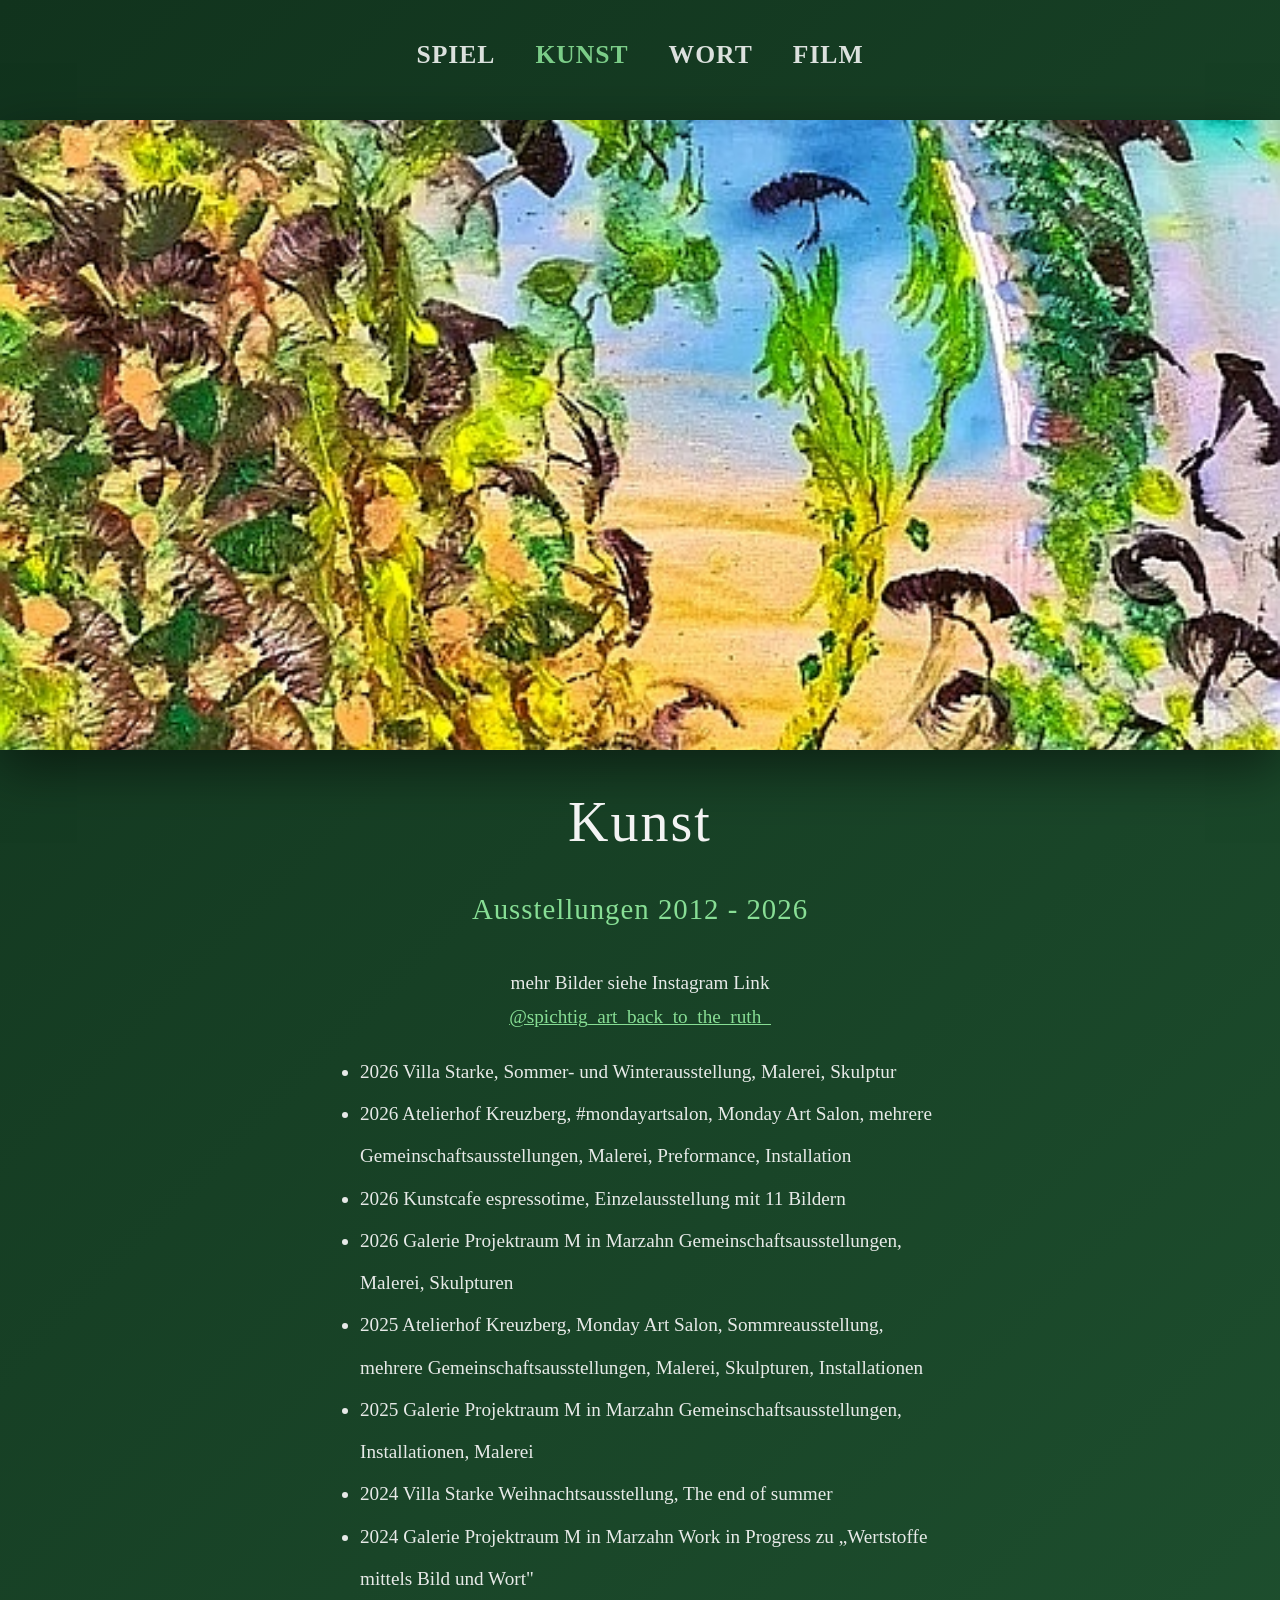
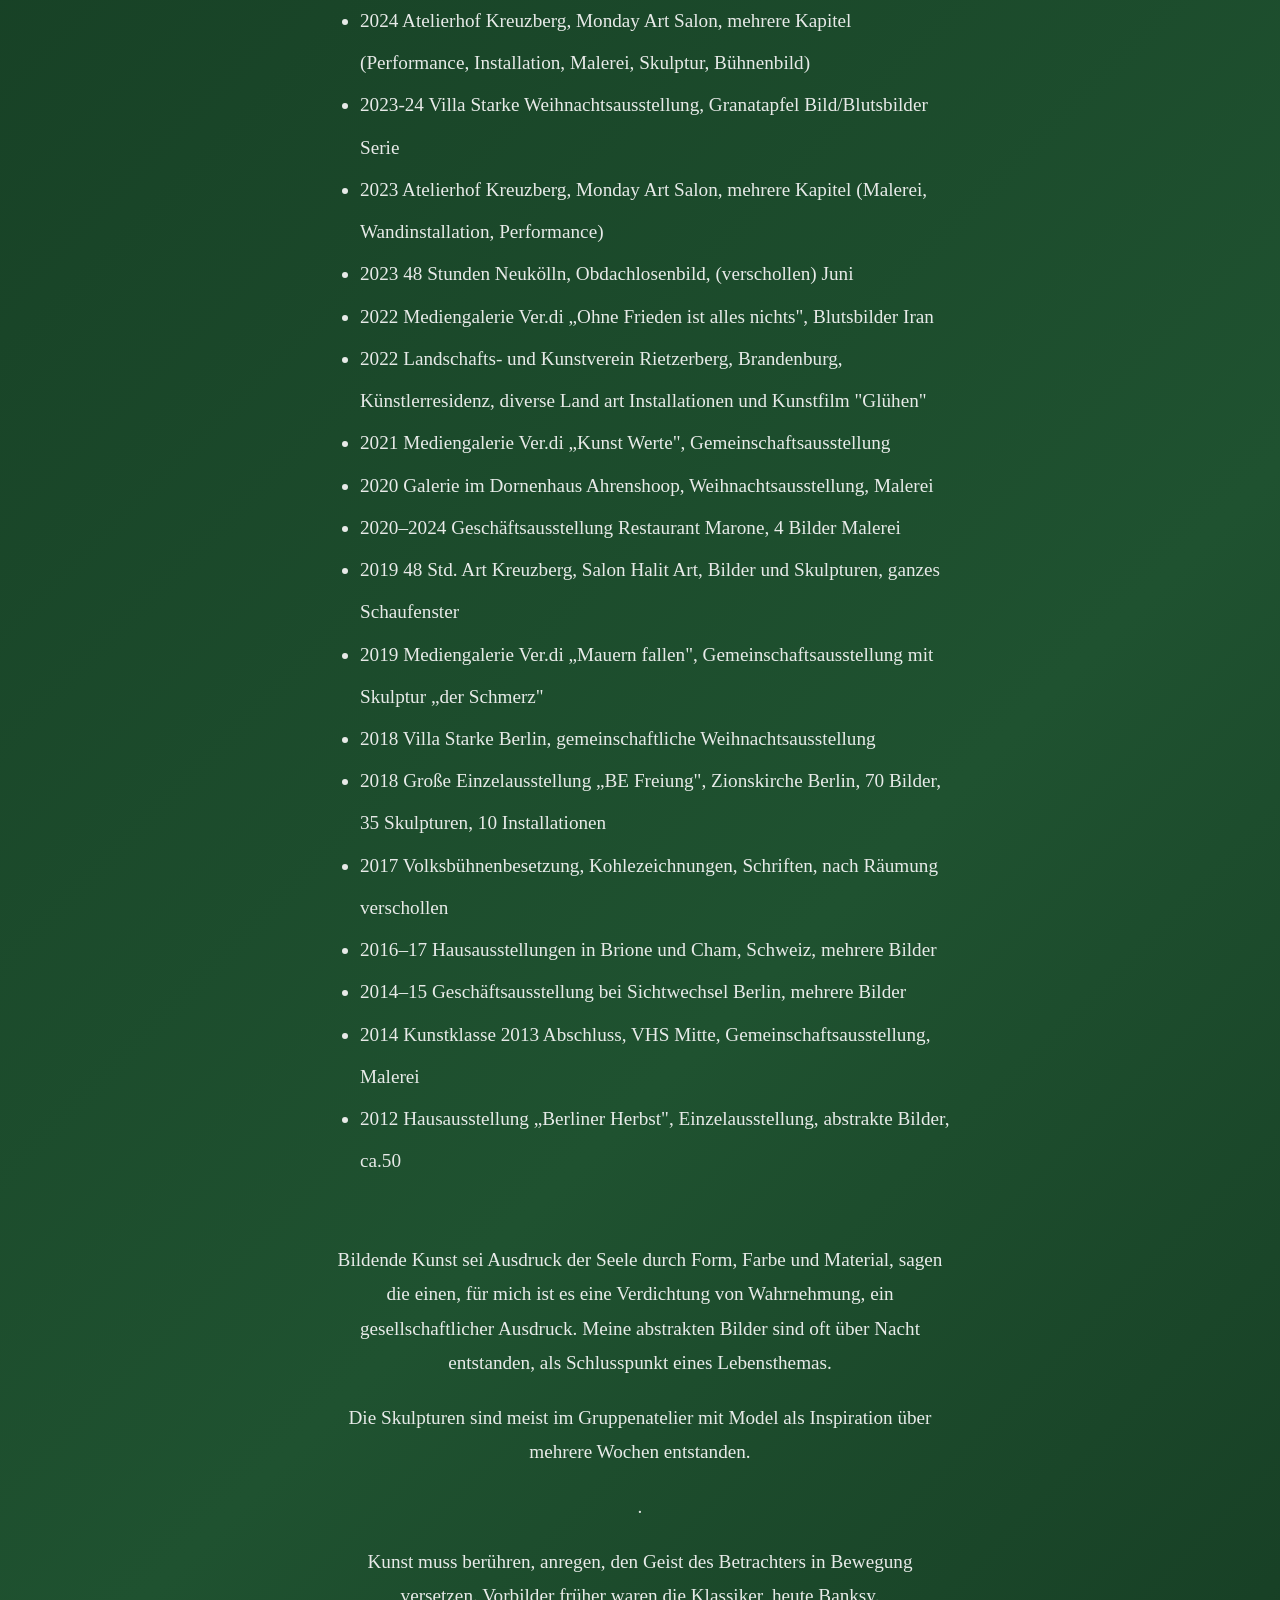
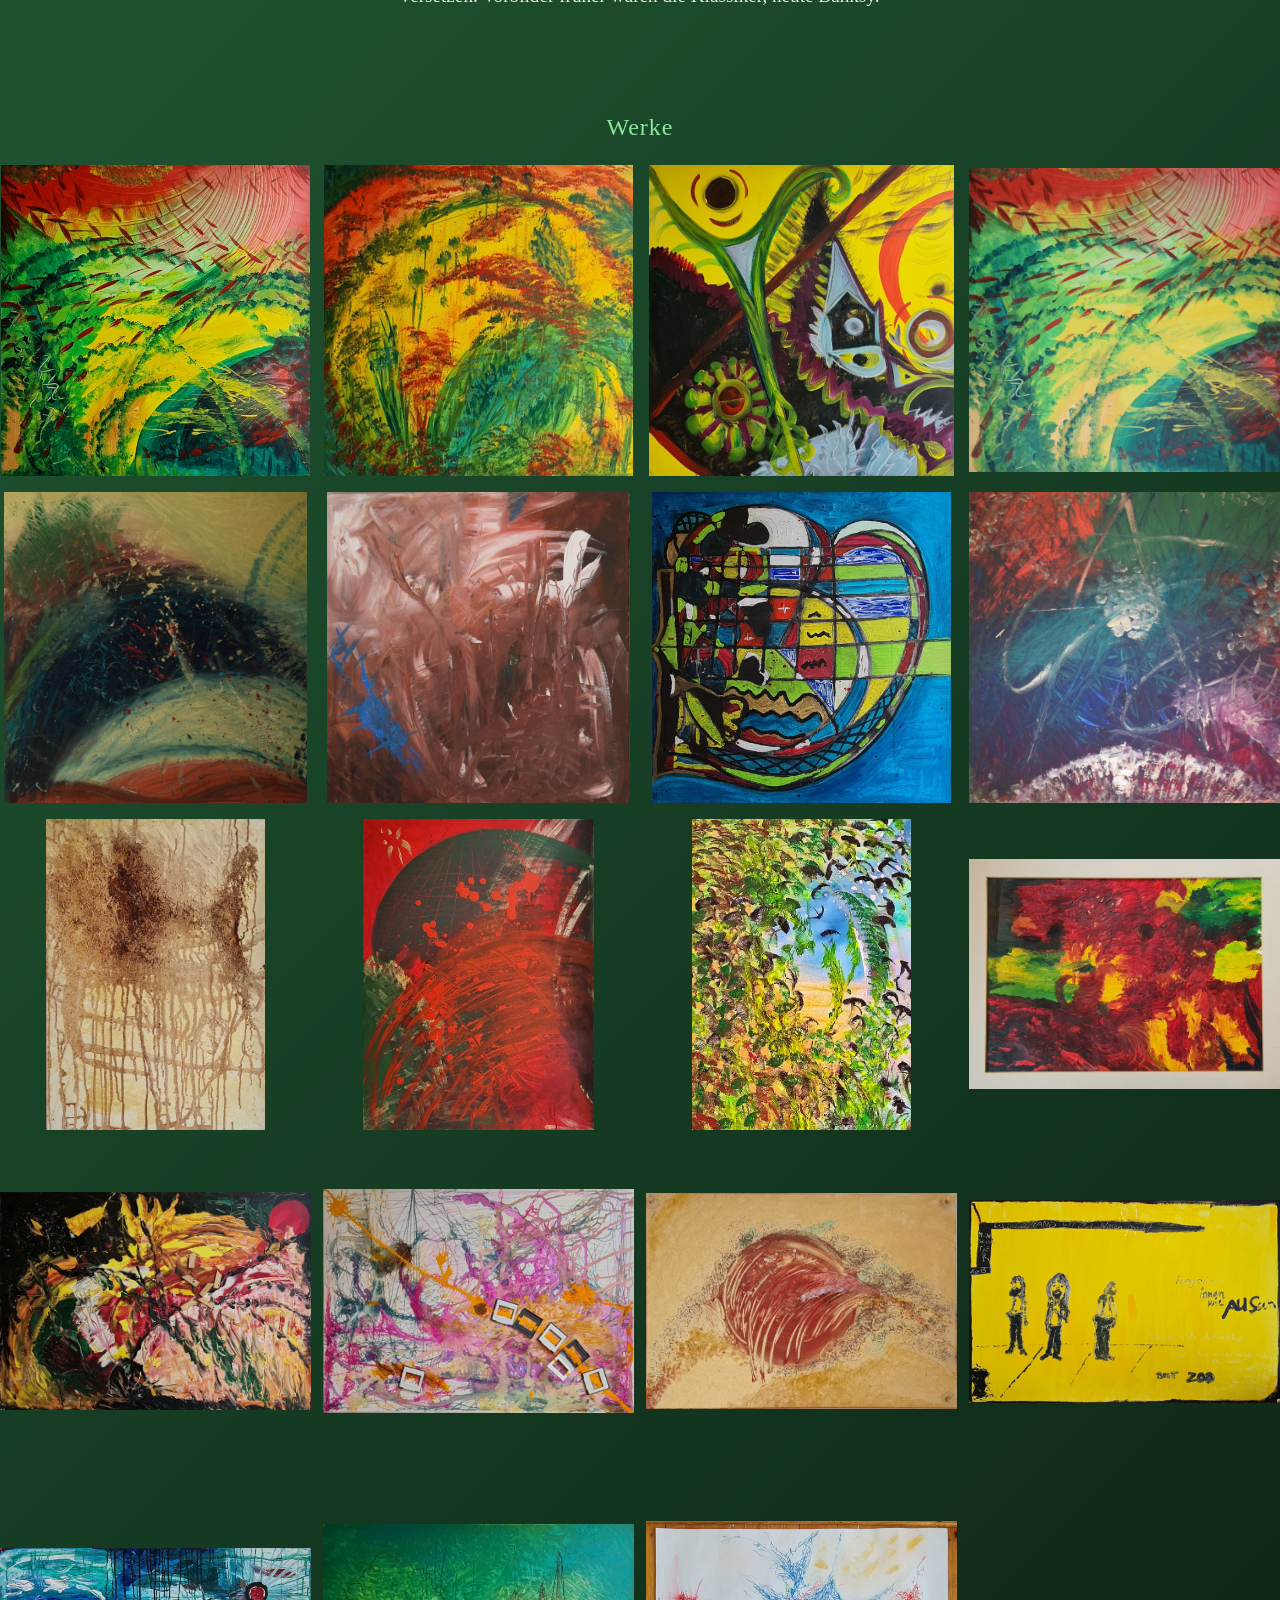
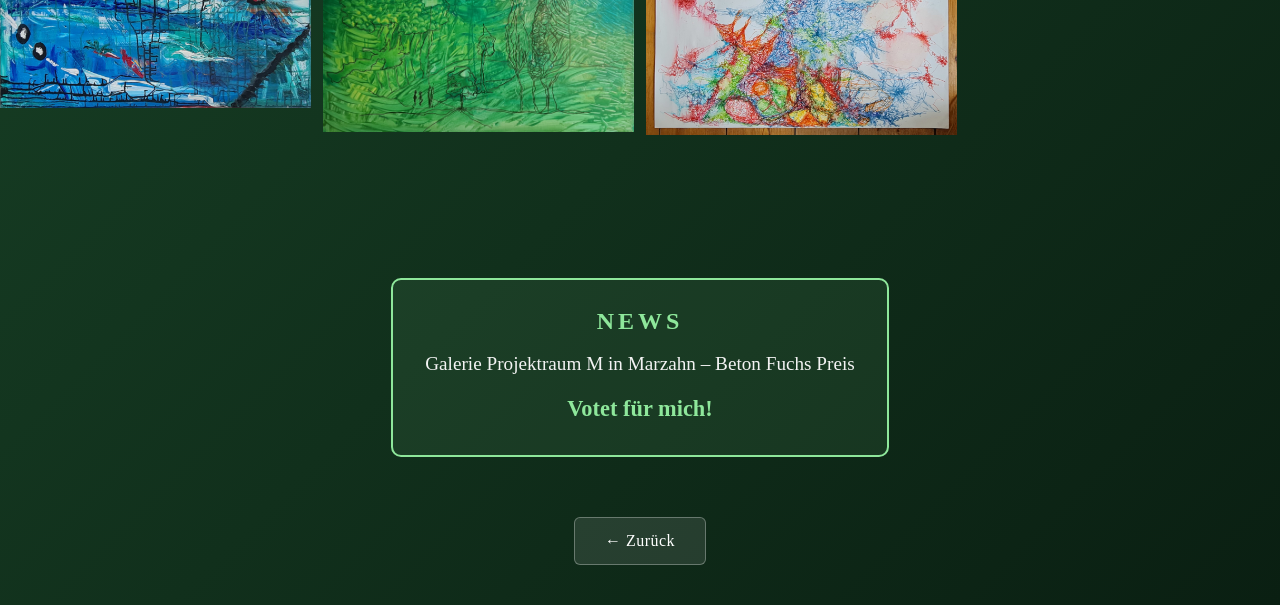
<file: art.html>
<!DOCTYPE html>
<html lang="de">
<head>
    <meta charset="UTF-8">
    <meta name="viewport" content="width=device-width, initial-scale=1.0">
    <meta http-equiv="Cache-Control" content="no-cache, no-store, must-revalidate">
    <meta http-equiv="Pragma" content="no-cache">
    <meta http-equiv="Expires" content="0">
    <title>Kunst | Bildende Kunst</title>
    <style>
        * {
            margin: 0;
            padding: 0;
            box-sizing: border-box;
        }

        body {
            font-family: 'Georgia', serif;
            background: linear-gradient(135deg, #11331d 0%, #1f5230 50%, #0a1f12 100%);
            min-height: 100vh;
            overflow-x: hidden;
            color: #f3f3f3;
        }

        header {
            position: relative;
            display: flex;
            flex-direction: column;
            justify-content: flex-start;
            align-items: center;
            text-align: center;
            padding-top: 40px;
        }

        .word-nav {
            display: flex;
            gap: 40px;
            flex-wrap: wrap;
            justify-content: center;
            margin-bottom: 50px;
        }

        .word-nav a {
            color: #ffffff;
            text-decoration: none;
            font-size: 1.6em;
            font-weight: 900;
            letter-spacing: 1px;
            text-transform: uppercase;
            opacity: 0.85;
            transition: opacity 0.3s ease;
        }

        .word-nav a:hover { opacity: 1; }
        .word-nav a.active { color: #8ee79b; }

        /* Wortwechsel in unterschiedlicher Geschwindigkeit */
        .word-nav a:nth-child(1) { animation: bob 5s ease-in-out infinite; }
        .word-nav a:nth-child(2) { animation: bob 3.5s ease-in-out infinite; }
        .word-nav a:nth-child(3) { animation: bob 6s ease-in-out infinite; }
        .word-nav a:nth-child(4) { animation: bob 4.5s ease-in-out infinite; }

        @keyframes bob {
            0%, 100% { transform: translateY(0); }
            50% { transform: translateY(-16px); }
        }

        .hero-image {
            width: 100vw;
            height: 70vh;
            object-fit: cover;
            box-shadow: 0 18px 50px rgba(0, 0, 0, 0.5);
            margin-bottom: 40px;
            margin-left: calc(-50vw + 50%);
        }

        .gallery {
            width: 100%;
            max-width: 1200px;
            display: grid;
            gap: 20px;
            margin-bottom: 40px;
            margin-left: auto;
            margin-right: auto;
        }

        .gallery img {
            width: 100%;
            object-fit: contain;
            transition: transform 0.4s ease;
            cursor: pointer;
        }

        .gallery-item {
            position: relative;
        }

        .gallery img:hover {
            transform: scale(1.04);
        }

        .caption {
            margin-top: 10px;
            font-size: 0.95em;
            color: #8ee79b;
            text-align: center;
            opacity: 0.9;
        }

        h2 {
            font-size: 1.5em;
            font-weight: 400;
            letter-spacing: 1px;
            margin: 20px 0 24px;
            color: #8ee79b;
            text-align: center;
        }

        .news {
            max-width: 640px;
            margin: 50px auto 30px;
            padding: 28px 32px;
            text-align: center;
            border: 2px solid #8ee79b;
            border-radius: 10px;
            background: rgba(142, 231, 155, 0.08);
        }

        .news h2 {
            margin: 0 0 14px;
            font-weight: 700;
            letter-spacing: 4px;
        }

        .news p {
            font-size: 1.2em;
            line-height: 1.6;
        }

        .news .vote {
            margin-top: 12px;
            font-size: 1.4em;
            font-weight: 700;
            color: #8ee79b;
        }

        .gallery.square {
            grid-template-columns: repeat(4, 1fr);
            max-width: 100%;
            gap: 12px;
        }

        .gallery.landscape {
            display: none;
        }

        .gallery.square img {
            aspect-ratio: 1 / 1;
        }

        .modal {
            display: none;
            position: fixed;
            z-index: 1000;
            left: 0;
            top: 0;
            width: 100%;
            height: 100%;
            background-color: rgba(0, 0, 0, 0.95);
            animation: fadeIn 0.3s ease;
        }

        .modal.active {
            display: flex;
            justify-content: center;
            align-items: center;
        }

        .modal-content {
            max-width: 90vw;
            max-height: 90vh;
            object-fit: contain;
        }

        .modal-close {
            position: absolute;
            top: 30px;
            right: 40px;
            font-size: 2em;
            color: white;
            cursor: pointer;
            background: none;
            border: none;
        }

        .modal-close:hover {
            color: #8ee79b;
        }

        .gallery-item {
            cursor: pointer;
        }

        .gallery.square .gallery-item:hover img {
            opacity: 0.7;
            transform: scale(1.08);
        }

        .gallery.square .caption {
            display: none;
        }

        .gallery-item {
            position: relative;
        }

        .gallery-item.dragging {
            position: fixed;
            z-index: 999;
            box-shadow: 0 20px 60px rgba(0, 0, 0, 0.8);
            border-radius: 8px;
            cursor: grabbing;
        }

        .gallery-item.dragging img {
            pointer-events: none;
        }

        @keyframes fadeIn {
            from { opacity: 0; }
            to { opacity: 1; }
        }

        @media (max-width: 1024px) {
            .gallery.square { grid-template-columns: repeat(3, 1fr); }
        }

        @media (max-width: 768px) {
            .gallery.square { grid-template-columns: repeat(2, 1fr); }
            .modal-close { top: 15px; right: 20px; }
        }

        @media (max-width: 480px) {
            .gallery.square { grid-template-columns: 1fr; }
        }

        .content {
            position: relative;
            z-index: 10;
            max-width: 700px;
            padding: 0 40px 40px;
        }

        h1 {
            font-size: 3.5em;
            margin-bottom: 30px;
            font-weight: 300;
            letter-spacing: 2px;
        }

        .description {
            font-size: 1.2em;
            line-height: 1.8;
            margin-bottom: 40px;
            opacity: 0.95;
            overflow-wrap: break-word;
        }

        .nav-back {
            display: inline-block;
            margin-top: 30px;
            padding: 14px 30px;
            background: rgba(255, 255, 255, 0.1);
            border: 1px solid rgba(255, 255, 255, 0.3);
            color: white;
            text-decoration: none;
            border-radius: 6px;
            transition: all 0.3s ease;
            letter-spacing: 0.5px;
        }

        .nav-back:hover {
            background: rgba(255, 255, 255, 0.2);
            transform: translateY(-3px);
        }

        @media (max-width: 768px) {
            h1 { font-size: 2.5em; }
            .description { font-size: 1em; }
            .word-nav a { font-size: 1.2em; }
        }
    </style>
</head>
<body>
    <header>
        <nav class="word-nav">
            <a href="spiel.html">Spiel</a>
            <a href="art.html" class="active">Kunst</a>
            <a href="wort.html">Wort</a>
            <a href="film.html">Film</a>
        </nav>

        <img class="hero-image" src="images/abstrakte-malerei/KunstHauptbild.jpg" alt="Gemälde von Ruth Spichtig">

        <div class="content">
            <h1>Kunst</h1>

            <div class="description" style="margin-bottom: 60px;">
                <h2 style="color: #8ee79b; margin-bottom: 30px; font-size: 1.5em; font-weight: 400; letter-spacing: 1px;">Ausstellungen 2012 - 2026</h2>
                <p style="margin-bottom: 16px;">mehr Bilder siehe Instagram Link<br><a href="https://www.instagram.com/spichtig_art_back_to_the_ruth_" style="color: #8ee79b; word-break: break-all;" target="_blank" rel="noopener">@spichtig_art_back_to_the_ruth_</a></p>
                <ul style="line-height: 2.2; font-size: 1em; text-align: left; list-style-position: outside; margin-left: 30px;">
                    <li>2026 Villa Starke, Sommer- und Winterausstellung, Malerei, Skulptur</li>
                    <li>2026 Atelierhof Kreuzberg, #mondayartsalon, Monday Art Salon, mehrere Gemeinschaftsausstellungen, Malerei, Preformance, Installation
                    <li>2026 Kunstcafe espressotime, Einzelausstellung mit 11 Bildern
                    <li>2026 Galerie Projektraum M in Marzahn Gemeinschaftsausstellungen, Malerei, Skulpturen</li>
                    <li>2025 Atelierhof Kreuzberg, Monday Art Salon, Sommreausstellung, mehrere Gemeinschaftsausstellungen, Malerei, Skulpturen, Installationen</li>
                    <li>2025 Galerie Projektraum M in Marzahn Gemeinschaftsausstellungen, Installationen, Malerei</li>
                    <li>2024 Villa Starke Weihnachtsausstellung, The end of summer</li>
                    <li>2024 Galerie Projektraum M in Marzahn Work in Progress zu „Wertstoffe mittels Bild und Wort"</li>
                    <li>2024 Atelierhof Kreuzberg, Monday Art Salon, mehrere Kapitel (Performance, Installation, Malerei, Skulptur, Bühnenbild)</li>
                    <li>2023-24 Villa Starke Weihnachtsausstellung, Granatapfel Bild/Blutsbilder Serie</li>
                    <li>2023 Atelierhof Kreuzberg, Monday Art Salon, mehrere Kapitel (Malerei, Wandinstallation, Performance)</li>
                    <li>2023 48 Stunden Neukölln, Obdachlosenbild, (verschollen) Juni</li>
                    <li>2022 Mediengalerie Ver.di „Ohne Frieden ist alles nichts", Blutsbilder Iran</li>
                    <li>2022 Landschafts- und Kunstverein Rietzerberg, Brandenburg, Künstlerresidenz, diverse Land art Installationen und Kunstfilm "Glühen"</li>
                    <li>2021 Mediengalerie Ver.di „Kunst Werte", Gemeinschaftsausstellung</li>
                    <li>2020 Galerie im Dornenhaus Ahrenshoop, Weihnachtsausstellung, Malerei</li>
                    <li>2020–2024 Geschäftsausstellung Restaurant Marone, 4 Bilder Malerei</li>
                    <li>2019 48 Std. Art Kreuzberg, Salon Halit Art, Bilder und Skulpturen, ganzes Schaufenster</li>
                    <li>2019 Mediengalerie Ver.di „Mauern fallen", Gemeinschaftsausstellung mit Skulptur „der Schmerz"</li>
                    <li>2018 Villa Starke Berlin, gemeinschaftliche Weihnachtsausstellung</li>
                    <li>2018 Große Einzelausstellung „BE Freiung", Zionskirche Berlin, 70 Bilder, 35 Skulpturen, 10 Installationen</li>
                    <li>2017 Volksbühnenbesetzung, Kohlezeichnungen, Schriften, nach Räumung verschollen</li>
                    <li>2016–17 Hausausstellungen in Brione und Cham, Schweiz, mehrere Bilder</li>
                    <li>2014–15 Geschäftsausstellung bei Sichtwechsel Berlin, mehrere Bilder</li>
                    <li>2014 Kunstklasse 2013 Abschluss, VHS Mitte, Gemeinschaftsausstellung, Malerei</li>
                    <li>2012 Hausausstellung „Berliner Herbst", Einzelausstellung, abstrakte Bilder, ca.50</li>
                </ul>
            </div>

            <div class="description">
                <p>Bildende Kunst sei Ausdruck der
                    Seele durch Form, Farbe und Material, sagen die einen, für mich ist es eine Verdichtung von Wahrnehmung, ein gesellschaftlicher Ausdruck. Meine abstrakten Bilder sind oft über Nacht entstanden, als Schlusspunkt eines Lebensthemas.</p>
            <p style="margin-top: 20px;">Die Skulpturen sind meist im Gruppenatelier mit Model als Inspiration über mehrere Wochen entstanden.</p>
                <p style="margin-top: 20px;">.</p>
                <p style="margin-top: 20px;">Kunst muss berühren, anregen, den Geist des Betrachters in Bewegung versetzen. Vorbilder früher waren die Klassiker, heute Banksy.</p>
            </div>
        </div>

        <h2>Werke</h2>

        <div class="gallery square">
            <div class="gallery-item" onclick="openModal('images/abstrakte-malerei/20220429_173317.jpg')">
                <img src="images/abstrakte-malerei/20220429_173317.jpg" alt="Werk">
                <p class="caption">Titel / Beschreibung</p>
            </div>
            <div class="gallery-item" onclick="openModal('images/abstrakte-malerei/20220429_173346.jpg')">
                <img src="images/abstrakte-malerei/20220429_173346.jpg" alt="Werk">
                <p class="caption">Titel / Beschreibung</p>
            </div>
            <div class="gallery-item" onclick="openModal('images/abstrakte-malerei/20220429_173203.jpg')">
                <img src="images/abstrakte-malerei/20220429_173203.jpg" alt="Werk">
                <p class="caption">Titel / Beschreibung</p>
            </div>
            <div class="gallery-item" onclick="openModal('images/abstrakte-malerei/IMG_20260426_225248.jpg')">
                <img src="images/abstrakte-malerei/IMG_20260426_225248.jpg" alt="Werk">
                <p class="caption">Titel / Beschreibung</p>
            </div>
            <div class="gallery-item" onclick="openModal('images/abstrakte-malerei/KunstEngel.JPG')">
                <img src="images/abstrakte-malerei/KunstEngel.JPG" alt="Werk">
                <p class="caption">Titel / Beschreibung</p>
            </div>
            <div class="gallery-item" onclick="openModal('images/abstrakte-malerei/KunstHiddenlive.JPG')">
                <img src="images/abstrakte-malerei/KunstHiddenlive.JPG" alt="Werk">
                <p class="caption">Titel / Beschreibung</p>
            </div>
            <div class="gallery-item" onclick="openModal('images/abstrakte-malerei/20220429_173239.jpg')">
                <img src="images/abstrakte-malerei/20220429_173239.jpg" alt="Werk">
                <p class="caption">Titel / Beschreibung</p>
            </div>
            <div class="gallery-item" onclick="openModal('images/abstrakte-malerei/KunstA.jpg')">
                <img src="images/abstrakte-malerei/KunstA.jpg" alt="Werk">
                <p class="caption">Titel / Beschreibung</p>
            </div>
            <div class="gallery-item" onclick="openModal('images/abstrakte-malerei/20220429_174358.jpg')">
                <img src="images/abstrakte-malerei/20220429_174358.jpg" alt="Werk">
                <p class="caption">Titel / Beschreibung</p>
            </div>
            <div class="gallery-item" onclick="openModal('images/abstrakte-malerei/20220429_173409.jpg')">
                <img src="images/abstrakte-malerei/20220429_173409.jpg" alt="Werk">
                <p class="caption">Titel / Beschreibung</p>
            </div>
            <div class="gallery-item" onclick="openModal('images/abstrakte-malerei/KunstHauptbild.jpg')">
                <img src="images/abstrakte-malerei/KunstHauptbild.jpg" alt="Werk">
                <p class="caption">Titel / Beschreibung</p>
            </div>
            <div class="gallery-item" onclick="openModal('images/abstrakte-malerei/20220429_173535.jpg')">
                <img src="images/abstrakte-malerei/20220429_173535.jpg" alt="Werk">
                <p class="caption">Titel / Beschreibung</p>
            </div>
            <div class="gallery-item" onclick="openModal('images/abstrakte-malerei/20220429_174620.jpg')">
                <img src="images/abstrakte-malerei/20220429_174620.jpg" alt="Werk">
                <p class="caption">Titel / Beschreibung</p>
            </div>
            <div class="gallery-item" onclick="openModal('images/abstrakte-malerei/20220429_174538.jpg')">
                <img src="images/abstrakte-malerei/20220429_174538.jpg" alt="Werk">
                <p class="caption">Titel / Beschreibung</p>
            </div>
            <div class="gallery-item" onclick="openModal('images/abstrakte-malerei/20220429_180922.jpg')">
                <img src="images/abstrakte-malerei/20220429_180922.jpg" alt="Werk">
                <p class="caption">Titel / Beschreibung</p>
            </div>
            <div class="gallery-item" onclick="openModal('images/abstrakte-malerei/20220429_174603.jpg')">
                <img src="images/abstrakte-malerei/20220429_174603.jpg" alt="Werk">
                <p class="caption">Titel / Beschreibung</p>
            </div>
            <div class="gallery-item" onclick="openModal('images/abstrakte-malerei/20220429_174743.jpg')">
                <img src="images/abstrakte-malerei/20220429_174743.jpg" alt="Werk">
                <p class="caption">Titel / Beschreibung</p>
            </div>
            <div class="gallery-item" onclick="openModal('images/abstrakte-malerei/20220429_174206.jpg')">
                <img src="images/abstrakte-malerei/20220429_174206.jpg" alt="Werk">
                <p class="caption">Titel / Beschreibung</p>
            </div>
            <div class="gallery-item" onclick="openModal('images/abstrakte-malerei/20220429_174258.jpg')">
                <img src="images/abstrakte-malerei/20220429_174258.jpg" alt="Werk">
                <p class="caption">Titel / Beschreibung</p>
            </div>
        </div>

        <section class="news">
            <h2>NEWS</h2>
            <p>Galerie Projektraum M in Marzahn – Beton Fuchs Preis</p>
            <p class="vote">Votet für mich!</p>
        </section>

        <div id="modal" class="modal">
            <button class="modal-close" onclick="closeModal()">&times;</button>
            <img id="modal-image" class="modal-content" alt="Werk">
        </div>

        <div class="content" style="text-align: center; padding-top: 0;">
            <a href="index.html" class="nav-back">← Zurück</a>
        </div>
    </header>

    <script>
        let modalOpen = false;
        let draggingElement = null;
        let offsetX = 0;
        let offsetY = 0;

        function openModal(imageSrc) {
            const modal = document.getElementById('modal');
            if (modalOpen) {
                closeModal();
                return;
            }
            const modalImage = document.getElementById('modal-image');
            modalImage.src = imageSrc;
            modal.classList.add('active');
            document.body.style.overflow = 'hidden';
            modalOpen = true;
        }

        function closeModal() {
            const modal = document.getElementById('modal');
            modal.classList.remove('active');
            document.body.style.overflow = 'auto';
            modalOpen = false;
        }

        // Free movement on mousedown
        document.querySelectorAll('.gallery.square .gallery-item').forEach(item => {
            item.addEventListener('mousedown', function(e) {
                if (draggingElement) return;

                draggingElement = this;
                const rect = this.getBoundingClientRect();
                offsetX = e.clientX - rect.left;
                offsetY = e.clientY - rect.top;

                this.classList.add('dragging');
                this.style.width = rect.width + 'px';
                this.style.height = rect.height + 'px';

                function moveMouse(moveEvent) {
                    if (!draggingElement) return;
                    draggingElement.style.left = (moveEvent.clientX - offsetX) + 'px';
                    draggingElement.style.top = (moveEvent.clientY - offsetY) + 'px';
                }

                function stopDrag() {
                    if (draggingElement) {
                        draggingElement.classList.remove('dragging');
                        draggingElement.style.position = '';
                        draggingElement.style.left = '';
                        draggingElement.style.top = '';
                        draggingElement.style.width = '';
                        draggingElement.style.height = '';
                        draggingElement = null;
                    }
                    document.removeEventListener('mousemove', moveMouse);
                    document.removeEventListener('mouseup', stopDrag);
                }

                document.addEventListener('mousemove', moveMouse);
                document.addEventListener('mouseup', stopDrag);
            });
        });

        document.getElementById('modal').addEventListener('click', function(e) {
            closeModal();
        });

        document.addEventListener('keydown', function(e) {
            if (e.key === 'Escape') {
                closeModal();
            }
        });
    </script>
</body>
</html>
</file>
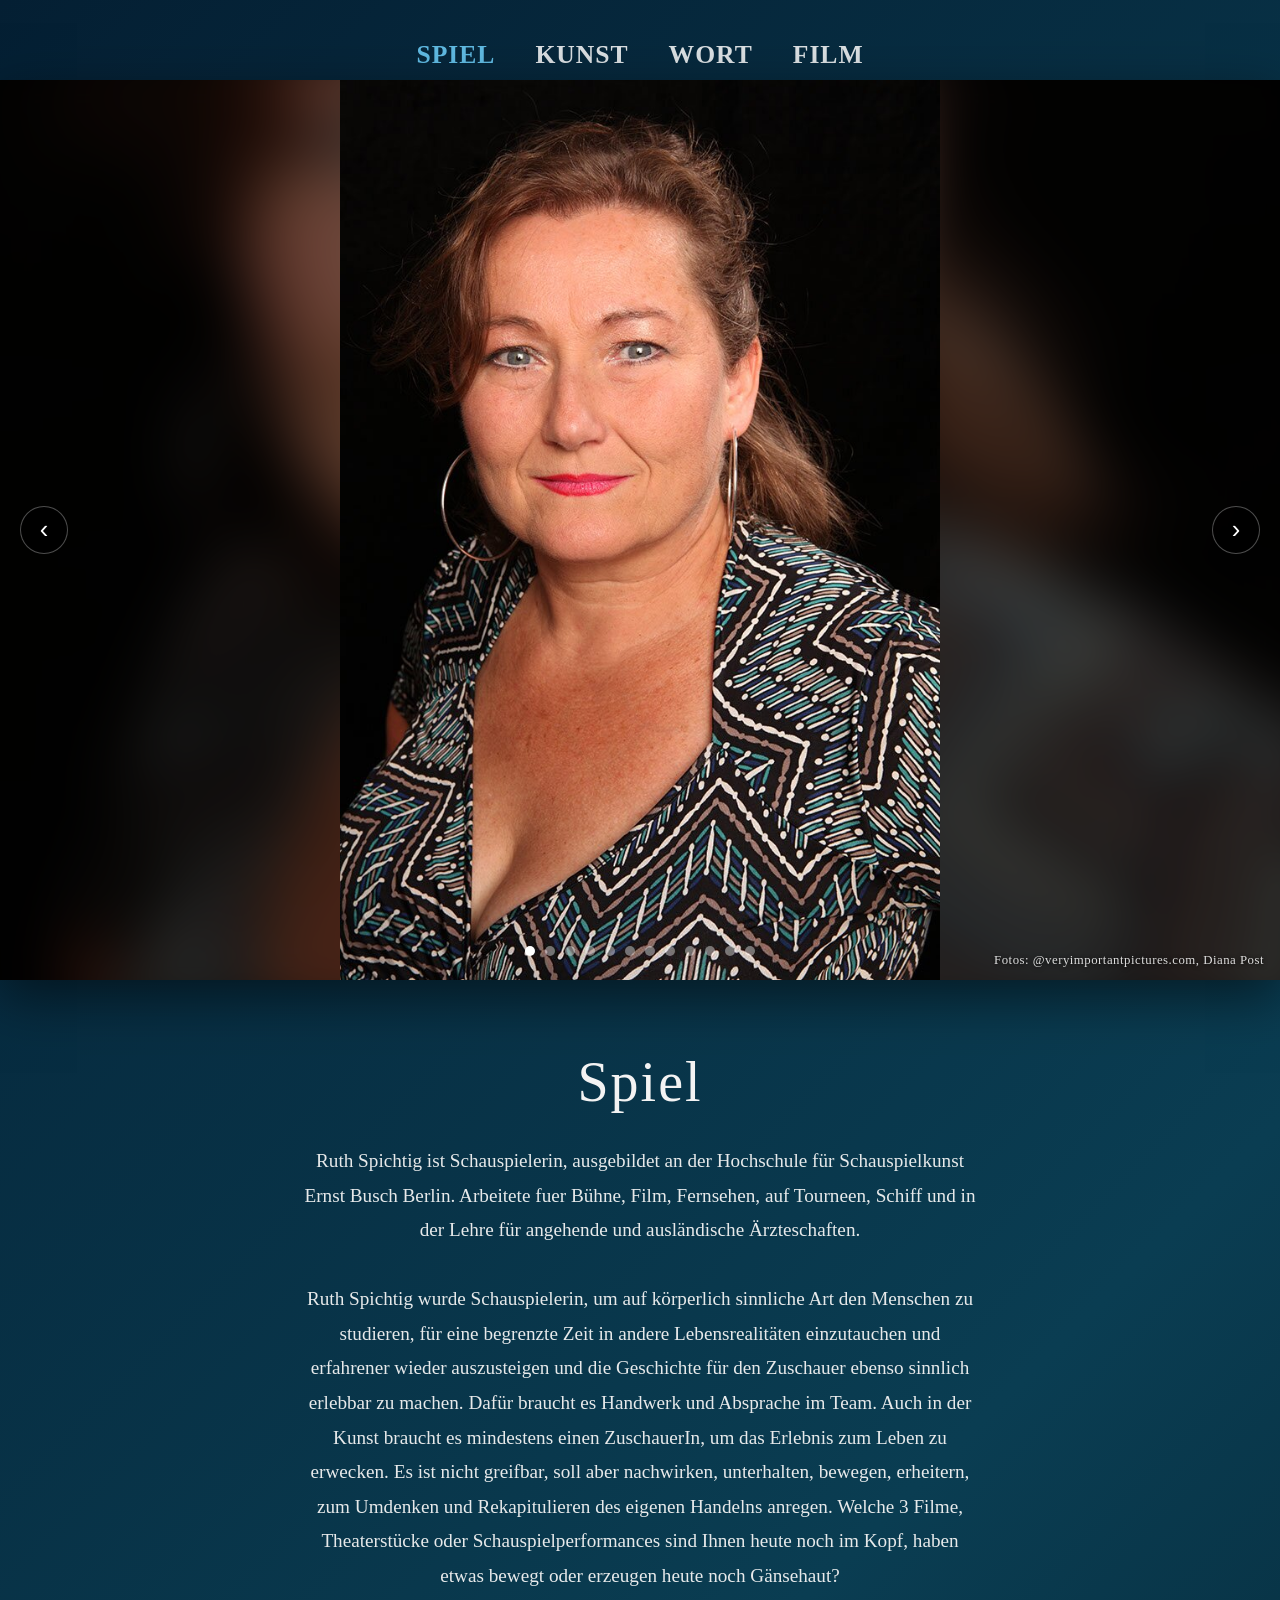
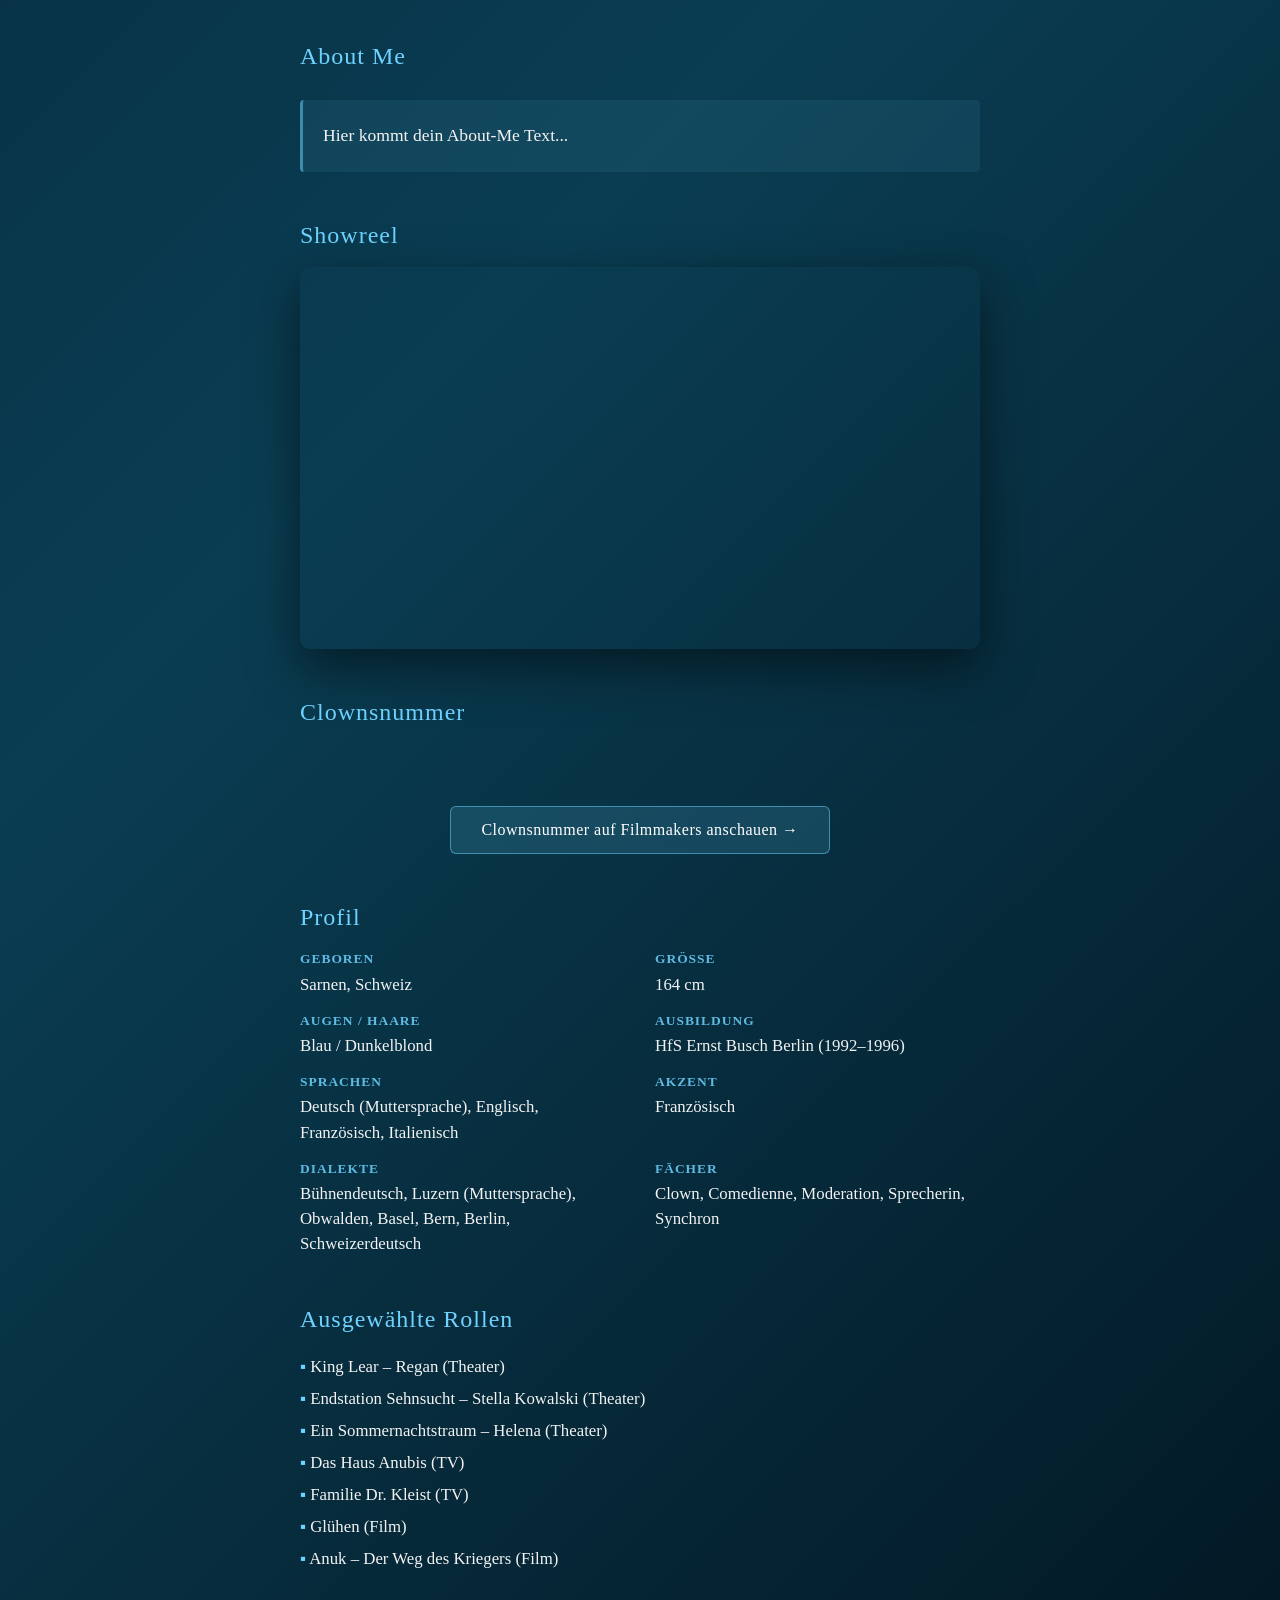
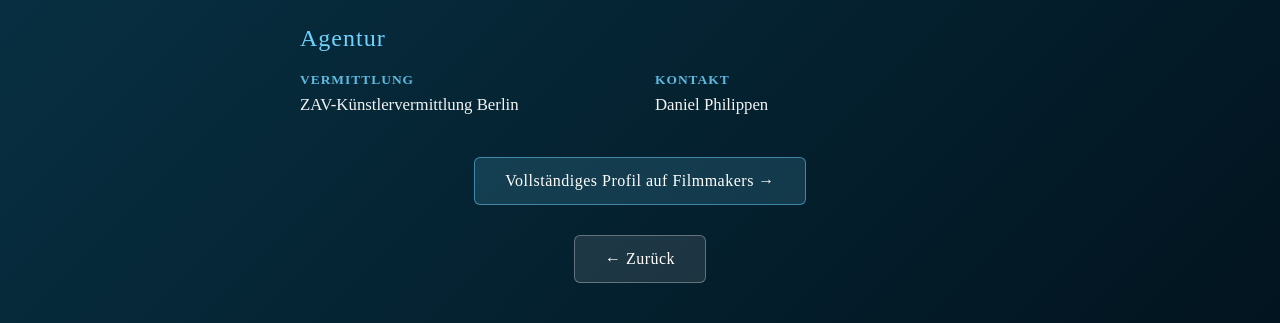
<file: spiel.html>
<!DOCTYPE html>
<html lang="de">
<head>
    <meta charset="UTF-8">
    <meta name="viewport" content="width=device-width, initial-scale=1.0">
    <meta http-equiv="Cache-Control" content="no-cache, no-store, must-revalidate">
    <meta http-equiv="Pragma" content="no-cache">
    <meta http-equiv="Expires" content="0">
    <title>Spiel | Schauspielerei</title>
    <style>   
        * {
            margin: 0;
            
            padding: 0;
            box-sizing: border-box;
        }

        body {
            font-family: 'Georgia', serif;
            background: linear-gradient(135deg, #041f33 0%, #0a3d52 50%, #02141f 100%);
            min-height: 100vh;
            overflow-x: hidden;
            color: #f3f3f3;
        }

        header {
            position: relative;
            display: flex;
            flex-direction: column;
            justify-content: flex-start;
            align-items: center;
            text-align: center;
            padding-top: 40px;
        }

        .word-nav {
            display: flex;
            gap: 40px;
            flex-wrap: wrap;
            justify-content: center;
            margin-bottom: 50px;
        }

        .word-nav a {
            color: #ffffff;
            text-decoration: none;
            font-size: 1.6em;
            font-weight: 900;
            letter-spacing: 1px;
            text-transform: uppercase;
            opacity: 0.85;
            transition: opacity 0.3s ease;
        }

        .word-nav a:hover { opacity: 1; }
        .word-nav a.active { color: #6fd3ff; }

        /* Wortwechsel in unterschiedlicher Geschwindigkeit */
        .word-nav a:nth-child(1) { animation: bob 3s ease-in-out infinite; }
        .word-nav a:nth-child(2) { animation: bob 5s ease-in-out infinite; }
        .word-nav a:nth-child(3) { animation: bob 4s ease-in-out infinite; }
        .word-nav a:nth-child(4) { animation: bob 6s ease-in-out infinite; }

        @keyframes bob {
            0%, 100% { transform: translateY(0); }
            50% { transform: translateY(-16px); }
        }

        /* Diashow mit Porträts */
        .slideshow {
            position: relative;
            width: 100vw;
            height: 100vh;
            overflow: hidden;
            background: #000;
            box-shadow: 0 18px 50px rgba(0, 0, 0, 0.5);
            margin-bottom: 30px;
            margin-left: calc(-50vw + 50%);
            margin-top: -40px;
        }

        .slide {
            position: absolute;
            inset: 0;
            opacity: 0;
            transition: opacity 0.8s ease;
        }

        .slide.active { opacity: 1; }

        /* unscharfer Hintergrund aus demselben Bild füllt die Seiten */
        .slide::before {
            content: "";
            position: absolute;
            inset: -40px;
            background: var(--bg) center / cover no-repeat;
            filter: blur(30px) brightness(0.45);
        }

        .slide img {
            position: relative;
            display: block;
            width: 100%;
            height: 100%;
            object-fit: contain;
        }

        .slide-btn {
            position: absolute;
            top: 50%;
            transform: translateY(-50%);
            z-index: 2;
            width: 48px;
            height: 48px;
            border: 1px solid rgba(255, 255, 255, 0.3);
            border-radius: 50%;
            background: rgba(0, 0, 0, 0.35);
            color: #fff;
            font-size: 1.6em;
            line-height: 1;
            cursor: pointer;
            transition: background 0.3s ease;
        }

        .slide-btn:hover { background: rgba(0, 0, 0, 0.6); }
        .slide-prev { left: 20px; }
        .slide-next { right: 20px; }

        .slide-dots {
            position: absolute;
            left: 0;
            right: 0;
            bottom: 24px;
            z-index: 2;
            display: flex;
            justify-content: center;
            gap: 10px;
        }

        .slide-dots button {
            width: 10px;
            height: 10px;
            padding: 0;
            border: none;
            border-radius: 50%;
            background: rgba(255, 255, 255, 0.4);
            cursor: pointer;
            transition: background 0.3s ease;
        }

        .slide-dots button.active { background: #fff; }

        .slide-credit {
            position: absolute;
            right: 16px;
            bottom: 12px;
            z-index: 2;
            font-size: 0.8em;
            letter-spacing: 0.5px;
            color: rgba(255, 255, 255, 0.85);
            text-shadow: 0 1px 4px rgba(0, 0, 0, 0.8);
        }

        @media (max-width: 768px) {
            .slide-credit {
                right: 0;
                left: 0;
                bottom: 46px;
                text-align: center;
                font-size: 0.7em;
            }
        }

        @media (max-width: 768px) {
            .slideshow {
                width: 100%;
                height: auto;
                aspect-ratio: 2 / 3;
                margin-left: 0;
            }

            .slide img { object-fit: cover; }

            .slide-btn {
                width: 40px;
                height: 40px;
                font-size: 1.3em;
            }

            .slide-prev { left: 10px; }
            .slide-next { right: 10px; }
        }

        .content {
            position: relative;
            z-index: 10;
            max-width: 760px;
            padding: 40px;
            text-align: left;
        }

        h1 {
            font-size: 3.5em;
            margin-bottom: 30px;
            font-weight: 300;
            letter-spacing: 2px;
            text-align: center;
        }

        .description {
            font-size: 1.2em;
            line-height: 1.8;
            margin-bottom: 40px;
            opacity: 0.95;
            text-align: center;
        }

        h2 {
            font-size: 1.5em;
            font-weight: 400;
            letter-spacing: 1px;
            margin: 50px 0 18px;
            color: #6fd3ff;
        }

        /* Showreel */
        .showreel {
            position: relative;
            width: 100%;
            padding-bottom: 56.25%;
            height: 0;
            border-radius: 10px;
            overflow: hidden;
            box-shadow: 0 18px 50px rgba(0, 0, 0, 0.5);
            margin-bottom: 20px;
        }

        .showreel iframe {
            position: absolute;
            top: 0;
            left: 0;
            width: 100%;
            height: 100%;
            border: 0;
        }

        .about-me {
            line-height: 1.8;
            font-size: 1.1em;
            margin: 30px 0;
            padding: 20px;
            background: rgba(111, 211, 255, 0.08);
            border-left: 3px solid rgba(111, 211, 255, 0.5);
            border-radius: 4px;
        }

        .about-me p {
            margin: 0;
        }

        /* Fakten */
        .facts {
            list-style: none;
            display: grid;
            grid-template-columns: repeat(2, 1fr);
            gap: 14px 30px;
            font-size: 1.05em;
            line-height: 1.5;
        }

        .facts li strong {
            display: block;
            font-weight: 600;
            color: #6fd3ff;
            font-size: 0.8em;
            text-transform: uppercase;
            letter-spacing: 1px;
            margin-bottom: 2px;
            opacity: 0.85;
        }

        /* Credits */
        .credits {
            list-style: none;
            line-height: 1.9;
            font-size: 1.05em;
        }

        .credits li::before {
            content: "▪ ";
            color: #6fd3ff;
        }

        .profile-link {
            display: inline-block;
            margin-top: 40px;
            padding: 14px 30px;
            background: rgba(111, 211, 255, 0.15);
            border: 1px solid rgba(111, 211, 255, 0.5);
            color: #ffffff;
            text-decoration: none;
            border-radius: 6px;
            transition: all 0.3s ease;
            letter-spacing: 0.5px;
        }

        .profile-link:hover {
            background: rgba(111, 211, 255, 0.3);
            transform: translateY(-3px);
        }

        .nav-back {
            display: inline-block;
            margin-top: 30px;
            padding: 14px 30px;
            background: rgba(255, 255, 255, 0.1);
            border: 1px solid rgba(255, 255, 255, 0.3);
            color: white;
            text-decoration: none;
            border-radius: 6px;
            transition: all 0.3s ease;
            letter-spacing: 0.5px;
        }

        .nav-back:hover {
            background: rgba(255, 255, 255, 0.2);
            transform: translateY(-3px);
        }

        @media (max-width: 768px) {
            h1 { font-size: 2.5em; }
            .description { font-size: 1em; }
            .word-nav a { font-size: 1.2em; }
            .facts { grid-template-columns: 1fr; }
        }
    </style>
</head>
<body>
    <header>
        <nav class="word-nav">
            <a href="spiel.html" class="active">Spiel</a>
            <a href="art.html">Kunst</a>
            <a href="wort.html">Wort</a>
            <a href="film.html">Film</a>
        </nav>

        <div class="slideshow" aria-label="Porträts von Ruth Spichtig">
            <div class="slide active" style="--bg: url('images/film/spiel_slide/vip-2855.jpg')">
                <img src="images/film/spiel_slide/vip-2855.jpg" alt="Porträt von Ruth Spichtig">
            </div>
            <div class="slide" style="--bg: url('images/film/spiel_slide/vip-2860.jpg')">
                <img src="images/film/spiel_slide/vip-2860.jpg" alt="Porträt von Ruth Spichtig" loading="lazy">
            </div>
            <div class="slide" style="--bg: url('images/film/spiel_slide/vip-2841.jpg')">
                <img src="images/film/spiel_slide/vip-2841.jpg" alt="Porträt von Ruth Spichtig" loading="lazy">
            </div>
            <div class="slide" style="--bg: url('images/film/spiel_slide/vip-2875.jpg')">
                <img src="images/film/spiel_slide/vip-2875.jpg" alt="Porträt von Ruth Spichtig mit Hut" loading="lazy">
            </div>
            <div class="slide" style="--bg: url('images/film/spiel_slide/vip-2884.jpg')">
                <img src="images/film/spiel_slide/vip-2884.jpg" alt="Porträt von Ruth Spichtig mit Hut, lachend" loading="lazy">
            </div>
            <div class="slide" style="--bg: url('images/film/spiel_slide/vip-2927.jpg')">
                <img src="images/film/spiel_slide/vip-2927.jpg" alt="Porträt von Ruth Spichtig in weißer Bluse" loading="lazy">
            </div>
            <div class="slide" style="--bg: url('images/film/spiel_slide/vip-2821.jpg')">
                <img src="images/film/spiel_slide/vip-2821.jpg" alt="Porträt von Ruth Spichtig" loading="lazy">
            </div>
            <div class="slide" style="--bg: url('images/film/spiel_slide/vip-2319.jpg')">
                <img src="images/film/spiel_slide/vip-2319.jpg" alt="Beine in Netzstrümpfen und High Heels" loading="lazy">
            </div>
            <div class="slide" style="--bg: url('images/film/spiel_slide/vip-3108.jpg')">
                <img src="images/film/spiel_slide/vip-3108.jpg" alt="Porträt von Ruth Spichtig in weißer Bluse" loading="lazy">
            </div>
            <div class="slide" style="--bg: url('images/film/spiel_slide/vip-2705.jpg')">
                <img src="images/film/spiel_slide/vip-2705.jpg" alt="Porträt von Ruth Spichtig, lächelnd" loading="lazy">
            </div>
            <div class="slide" style="--bg: url('images/film/spiel_slide/vip-2759.jpg')">
                <img src="images/film/spiel_slide/vip-2759.jpg" alt="Porträt von Ruth Spichtig mit Perlenkette" loading="lazy">
            </div>
            <div class="slide" style="--bg: url('images/film/spiel_slide/vip-2782.jpg')">
                <img src="images/film/spiel_slide/vip-2782.jpg" alt="Porträt von Ruth Spichtig in Schwarz" loading="lazy">
            </div>

            <span class="slide-credit">Fotos: @veryimportantpictures.com, Diana Post</span>

            <button class="slide-btn slide-prev" aria-label="Vorheriges Bild">‹</button>
            <button class="slide-btn slide-next" aria-label="Nächstes Bild">›</button>
            <div class="slide-dots"></div>
        </div>

        <div class="content">
            <h1>Spiel</h1>
            <div class="description">
                <p>Ruth Spichtig ist Schauspielerin, ausgebildet an der Hochschule für Schauspielkunst Ernst Busch Berlin. Arbeitete fuer Bühne, Film, Fernsehen, auf Tourneen, Schiff und in der Lehre für angehende und ausländische Ärzteschaften. 
                </p><br/>
                <p>Ruth Spichtig wurde Schauspielerin, um auf körperlich sinnliche Art den Menschen zu studieren, für eine begrenzte Zeit in andere Lebensrealitäten einzutauchen und erfahrener wieder auszusteigen und die Geschichte für den Zuschauer ebenso sinnlich erlebbar zu machen. Dafür braucht es Handwerk und Absprache im Team. Auch in der Kunst braucht es mindestens einen ZuschauerIn, um das Erlebnis zum Leben zu erwecken. Es ist nicht greifbar, soll aber nachwirken, unterhalten, bewegen, erheitern, zum Umdenken und Rekapitulieren des eigenen Handelns anregen. Welche 3 Filme, Theaterstücke oder Schauspielperformances sind Ihnen heute noch im Kopf, haben etwas bewegt oder erzeugen heute noch Gänsehaut?</p>
            </div>

            <h2>About Me</h2>
            <div class="about-me">
                <p>Hier kommt dein About-Me Text...</p>
            </div>

            <h2>Showreel</h2>
            <div class="showreel">
                <iframe src="https://player.vimeo.com/video/26264751" allow="autoplay; fullscreen; picture-in-picture" allowfullscreen></iframe>
            </div>

            <h2>Clownsnummer</h2>
            <div style="text-align: center; margin: 40px 0;">
                <a href="https://www.filmmakers.eu/de/actors/ruth-spichtig/video/43506" target="_blank" class="profile-link">Clownsnummer auf Filmmakers anschauen →</a>
            </div>

            <h2>Profil</h2>
            <ul class="facts">
                <li><strong>Geboren</strong> Sarnen, Schweiz</li>
                <li><strong>Größe</strong> 164 cm</li>
                <li><strong>Augen / Haare</strong> Blau / Dunkelblond</li>
                <li><strong>Ausbildung</strong> HfS Ernst Busch Berlin (1992–1996)</li>
                <li><strong>Sprachen</strong> Deutsch (Muttersprache), Englisch, Französisch, Italienisch</li>
                <li><strong>Akzent</strong> Französisch</li>
                <li><strong>Dialekte</strong> Bühnendeutsch, Luzern (Muttersprache), Obwalden, Basel, Bern, Berlin, Schweizerdeutsch</li>
                <li><strong>Fächer</strong> Clown, Comedienne, Moderation, Sprecherin, Synchron</li>
            </ul>

            <h2>Ausgewählte Rollen</h2>
            <ul class="credits">
                <li>King Lear – Regan (Theater)</li>
                <li>Endstation Sehnsucht – Stella Kowalski (Theater)</li>
                <li>Ein Sommernachtstraum – Helena (Theater)</li>
                <li>Das Haus Anubis (TV)</li>
                <li>Familie Dr. Kleist (TV)</li>
                <li>Glühen (Film)</li>
                <li>Anuk – Der Weg des Kriegers (Film)</li>
            </ul>

            <h2>Agentur</h2>
            <ul class="facts">
                <li><strong>Vermittlung</strong> ZAV-Künstlervermittlung Berlin</li>
                <li><strong>Kontakt</strong> Daniel Philippen</li>
            </ul>

            <div style="text-align: center;">
                <a href="https://www.filmmakers.eu/de/actors/ruth-spichtig" target="_blank" class="profile-link">Vollständiges Profil auf Filmmakers →</a>
                <br>
                <a href="index.html" class="nav-back">← Zurück</a>
            </div>
        </div>
    </header>

    <script>
        // Diashow: wechselt alle 3 Sekunden, Pfeile, Punkte und Wischen
        (function () {
            const show = document.querySelector('.slideshow');
            const slides = show.querySelectorAll('.slide');
            const dotsBox = show.querySelector('.slide-dots');
            const reduceMotion = window.matchMedia('(prefers-reduced-motion: reduce)').matches;
            let current = 0;
            let timer = null;

            const dots = Array.from(slides, function (_, i) {
                const dot = document.createElement('button');
                dot.setAttribute('aria-label', 'Bild ' + (i + 1));
                dot.addEventListener('click', function () { goTo(i); });
                dotsBox.appendChild(dot);
                return dot;
            });

            function goTo(i) {
                slides[current].classList.remove('active');
                dots[current].classList.remove('active');
                current = (i + slides.length) % slides.length;
                slides[current].classList.add('active');
                dots[current].classList.add('active');
                restart();
            }

            function restart() {
                clearInterval(timer);
                if (!reduceMotion) {
                    timer = setInterval(function () { goTo(current + 1); }, 3000);
                }
            }

            show.querySelector('.slide-prev').addEventListener('click', function () { goTo(current - 1); });
            show.querySelector('.slide-next').addEventListener('click', function () { goTo(current + 1); });

            let touchX = null;
            show.addEventListener('touchstart', function (e) { touchX = e.touches[0].clientX; }, { passive: true });
            show.addEventListener('touchend', function (e) {
                if (touchX === null) return;
                const dx = e.changedTouches[0].clientX - touchX;
                if (Math.abs(dx) > 40) goTo(current + (dx < 0 ? 1 : -1));
                touchX = null;
            });

            goTo(0);
        })();
    </script>
</body>
</html>
</file>
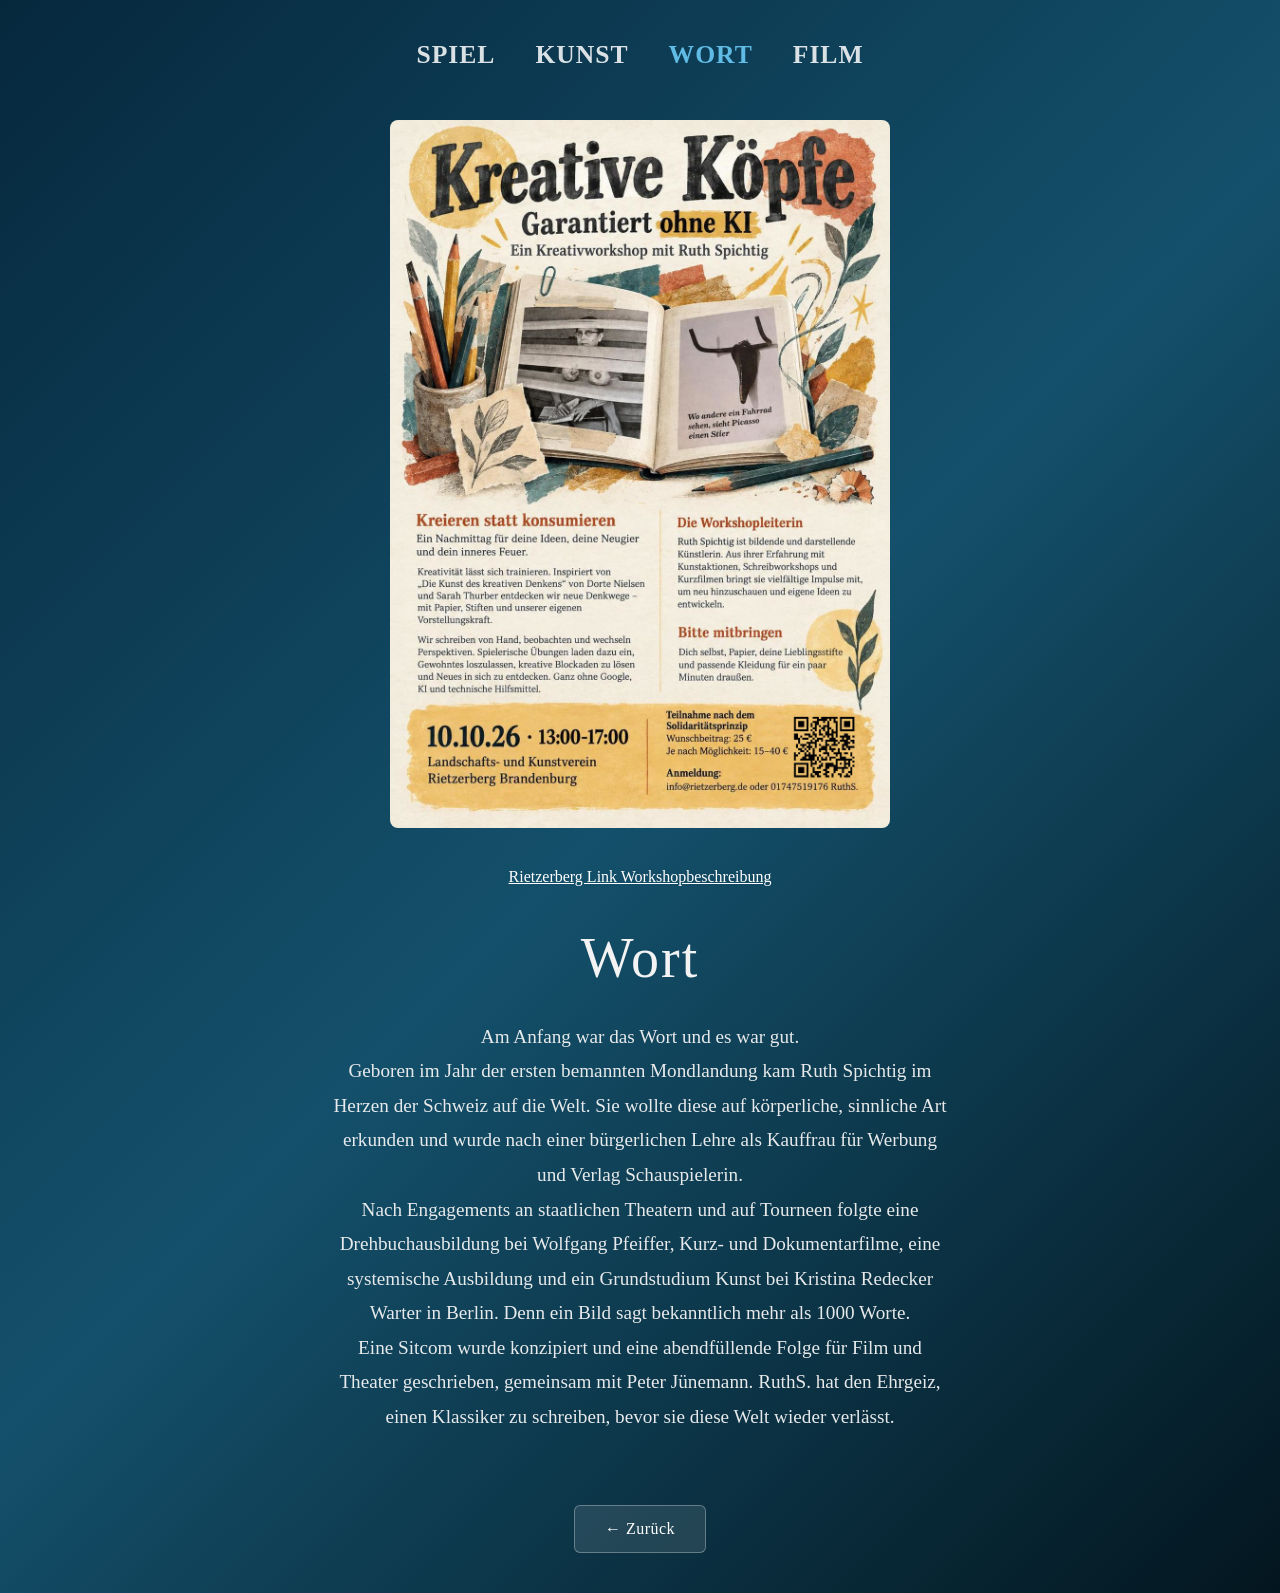
<file: wort.html>
<!DOCTYPE html>
<html lang="de">
<head>
    <meta charset="UTF-8">
    <meta name="viewport" content="width=device-width, initial-scale=1.0">
    <meta http-equiv="Cache-Control" content="no-cache, no-store, must-revalidate">
    <meta http-equiv="Pragma" content="no-cache">
    <meta http-equiv="Expires" content="0">
    <title>Wort | Literatur & Poesie</title>
    <style>
        * {
            margin: 0;
            padding: 0;
            box-sizing: border-box;
        }

        body {
            font-family: 'Georgia', serif;
            background: linear-gradient(135deg, #06283d 0%, #14506b 50%, #03161f 100%);
            min-height: 100vh;
            overflow-x: hidden;
            color: #f3f3f3;
        }

        header {
            position: relative;
            display: flex;
            flex-direction: column;
            justify-content: flex-start;
            align-items: center;
            text-align: center;
            padding-top: 40px;
        }

        .word-nav {
            display: flex;
            gap: 40px;
            flex-wrap: wrap;
            justify-content: center;
            margin-bottom: 50px;
        }

        .word-nav a {
            color: #ffffff;
            text-decoration: none;
            font-size: 1.6em;
            font-weight: 900;
            letter-spacing: 1px;
            text-transform: uppercase;
            opacity: 0.85;
            transition: opacity 0.3s ease;
        }

        .word-nav a:hover { opacity: 1; }
        .word-nav a.active { color: #6fd3ff; }

        /* Wortwechsel in unterschiedlicher Geschwindigkeit */
        .word-nav a:nth-child(1) { animation: bob 4.5s ease-in-out infinite; }
        .word-nav a:nth-child(2) { animation: bob 6s ease-in-out infinite; }
        .word-nav a:nth-child(3) { animation: bob 3s ease-in-out infinite; }
        .word-nav a:nth-child(4) { animation: bob 5s ease-in-out infinite; }

        @keyframes bob {
            0%, 100% { transform: translateY(0); }
            50% { transform: translateY(-16px); }
        }

        .workshop-banner {
            width: 100%;
            display: flex;
            justify-content: center;
            padding: 0 40px;
            margin-bottom: 40px;
        }

        .workshop-image {
            max-width: 500px;
            width: 100%;
            height: auto;
            border-radius: 8px;
            cursor: pointer;
            transition: transform 0.3s ease;
        }

        .workshop-image.enlarged {
            position: fixed;
            top: 50%;
            left: 50%;
            transform: translate(-50%, -50%);
            max-width: 90vw;
            max-height: 90vh;
            width: auto;
            z-index: 100;
            border-radius: 0;
            cursor: zoom-out;
        }

        .overlay {
            display: none;
            position: fixed;
            top: 0;
            left: 0;
            width: 100%;
            height: 100%;
            background: rgba(0, 0, 0, 0.8);
            z-index: 99;
            cursor: pointer;
        }

        .overlay.active {
            display: block;
        }

        .content {
            position: relative;
            z-index: 10;
            max-width: 700px;
            padding: 40px;
        }

        h1 {
            font-size: 3.5em;
            margin-bottom: 30px;
            font-weight: 300;
            letter-spacing: 2px;
        }

        .description {
            font-size: 1.2em;
            line-height: 1.8;
            margin-bottom: 40px;
            opacity: 0.95;
        }

        .nav-back {
            display: inline-block;
            margin-top: 30px;
            padding: 14px 30px;
            background: rgba(255, 255, 255, 0.1);
            border: 1px solid rgba(255, 255, 255, 0.3);
            color: white;
            text-decoration: none;
            border-radius: 6px;
            transition: all 0.3s ease;
            letter-spacing: 0.5px;
        }

        .nav-back:hover {
            background: rgba(255, 255, 255, 0.2);
            transform: translateY(-3px);
        }

        @media (max-width: 768px) {
            h1 { font-size: 2.5em; }
            .description { font-size: 1em; }
            .word-nav a { font-size: 1.2em; }
        }
    </style>
</head>
<body>
    <header>
        <nav class="word-nav">
            <a href="spiel.html">Spiel</a>
            <a href="art.html">Kunst</a>
            <a href="wort.html" class="active">Wort</a>
            <a href="film.html">Film</a>
        </nav>

        <div class="workshop-banner">
            <img src="images/workshops/ohneki.jpeg" alt="Kreative Köpfe Workshop" class="workshop-image">
        </div>

        <a href="https://rietzerberg.de/events/kreative-koepfe?occurrence=2026-10-10" style="color:#FFFFFF;">Rietzerberg Link Workshopbeschreibung</a>
        
        <div class="content">
            <h1>Wort</h1>
            <div class="description">
                <p>Am Anfang war das Wort und es war gut.</p>

                <p>Geboren im Jahr der ersten bemannten Mondlandung kam Ruth Spichtig im Herzen der Schweiz auf die Welt. Sie wollte diese auf körperliche, sinnliche Art erkunden und wurde nach einer bürgerlichen Lehre als Kauffrau für Werbung und Verlag Schauspielerin.</p>

                <p>Nach Engagements an staatlichen Theatern und auf Tourneen folgte eine Drehbuchausbildung bei Wolfgang Pfeiffer, Kurz- und Dokumentarfilme, eine systemische Ausbildung und ein Grundstudium Kunst bei Kristina Redecker Warter in Berlin. Denn ein Bild sagt bekanntlich mehr als 1000 Worte.</p>

                <p>Eine Sitcom wurde konzipiert und eine abendfüllende Folge für Film und Theater geschrieben, gemeinsam mit Peter Jünemann. RuthS. hat den Ehrgeiz, einen Klassiker zu schreiben, bevor sie diese Welt wieder verlässt.</p>
            </div>
            <a href="index.html" class="nav-back">← Zurück</a>
        </div>
    </header>
    <div class="overlay" id="overlay"></div>
    <script>
        const img = document.querySelector('.workshop-image');
        const overlay = document.getElementById('overlay');
        function toggle() {
            img.classList.toggle('enlarged');
            overlay.classList.toggle('active');
        }
        img.addEventListener('click', toggle);
        overlay.addEventListener('click', toggle);
    </script>
</body>
</html>
</file>
